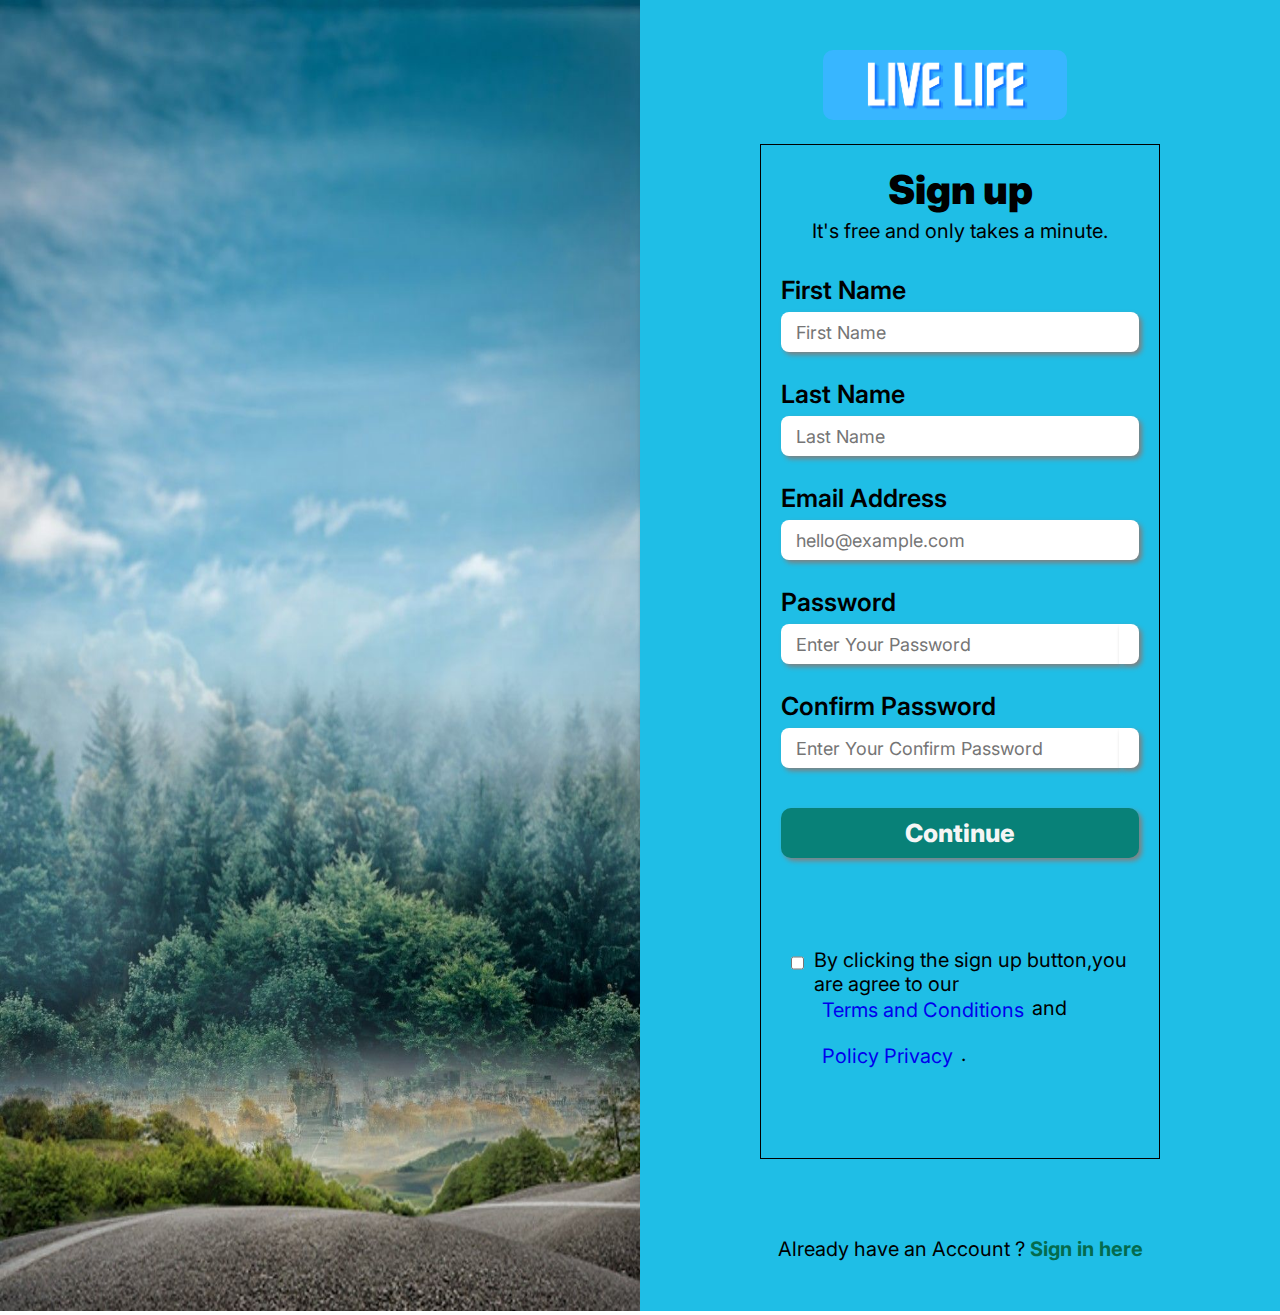
<file: signup.html>
<!DOCTYPE html>
<html lang="en">
  <head>
    <meta charset="UTF-8" />
    <meta http-equiv="X-UA-Compatible" content="IE=edge" />
    <meta name="viewport" content="width=device-width, initial-scale=1.0" />
    <title>E-Commerce Site</title>
    <link rel="stylesheet" href="style.css" />
    <link
      rel="stylesheet"
      href="https://cdnjs.cloudflare.com/ajax/libs/font-awesome/6.4.0/css/all.min.css"
      integrity="sha512-iecdLmaskl7CVkqkXNQ/ZH/XLlvWZOJyj7Yy7tcenmpD1ypASozpmT/E0iPtmFIB46ZmdtAc9eNBvH0H/ZpiBw=="
      crossorigin="anonymous"
      referrerpolicy="no-referrer"
    />
  </head>
  <body>
    <section id="login">
      <div class="login-img">
        <img src="image\login-img.jpg" alt="" />
      </div>
      <section id="user-login">
        <div class="logo">
          <img src="image\logo1.png" alt="" />
          <i class="fa-solid fa-xmark" onclick="goBack()"></i>
        </div>

        <section id="heading">
          <div class="heading">
            <h2>Sign up</h2>
            <p>It's free and only takes a minute.</p>
          </div>

          <div class="email">
            <p class="email-text">First Name</p>
            <input type="text" placeholder="First Name" />
          </div>

          <div class="email">
            <p class="email-text">Last Name</p>
            <input type="text" placeholder="Last Name" />
          </div>

          <div class="email">
            <p class="email-text">Email Address</p>
            <input type="email" placeholder="hello@example.com" />
          </div>

          <div class="password">
            <div>
              <p class="email-text">Password</p>
            </div>
            <div class="password-eye">
              <input
                type="password"
                placeholder="Enter Your Password"
                id="mypassword"
              />
              <span class="eye" onclick="myfunction()">
                <i id="hide1" class="fa-solid fa-eye"></i>
                <i id="hide2" class="fa-solid fa-eye-slash"></i>
              </span>
            </div>
          </div>

          <div class="confirm-password">
            <div>
              <p class="email-text">Confirm Password</p>
            </div>
            <div class="password-eye">
              <input
                type="password"
                placeholder="Enter Your Confirm Password"
                id="myconfirmpassword"
              />
              <span class="eye" onclick="mysfunction()">
                <i id="hide3" class="fa-solid fa-eye"></i>
                <i id="hide4" class="fa-solid fa-eye-slash"></i>
              </span>
            </div>
          </div>

          <div class="button">
            <button>Continue</button>
          </div>

          <div class="check-box-sign">
            <input type="checkbox" />
            <div class="checkbox-text">
              <p>By clicking the sign up button,you are agree to our <br>
                 <a href="#">Terms and Conditions</a> and <a href="#">Policy Privacy</a>.</p>
              </div>

          </div>

        
        </section>
        <div class="sign-up">
          <p>Already have an Account ?</p>
          <a href="user.html">Sign in here</a>
        </div>
      </section>
    </section>
    <script>
          function myfunction(){
              let x =document.getElementById("mypassword");
              let y =document.getElementById("hide1");
              let z =document.getElementById("hide2");

              if(x.type === "password"){
                  x.type = "text";
                  y.style.display = "block";
                  z.style.display = "none";
              }
              else{
                  x.type = "password";
                  y.style.display = "none";
                  z.style.display = "block";
              }
          }


          function mysfunction(){
              let x =document.getElementById("myconfirmpassword");
              let y =document.getElementById("hide3");
              let z =document.getElementById("hide4");

              if(x.type === "password"){
                  x.type = "text";
                  y.style.display = "block";
                  z.style.display = "none";
              }
              else{
                  x.type = "password";
                  y.style.display = "none";
                  z.style.display = "block";
              }
          }


          function goBack() {
        window.history.back();
      }

      </script
      <script src="script.js">
    </script>
   
</html>
</file>
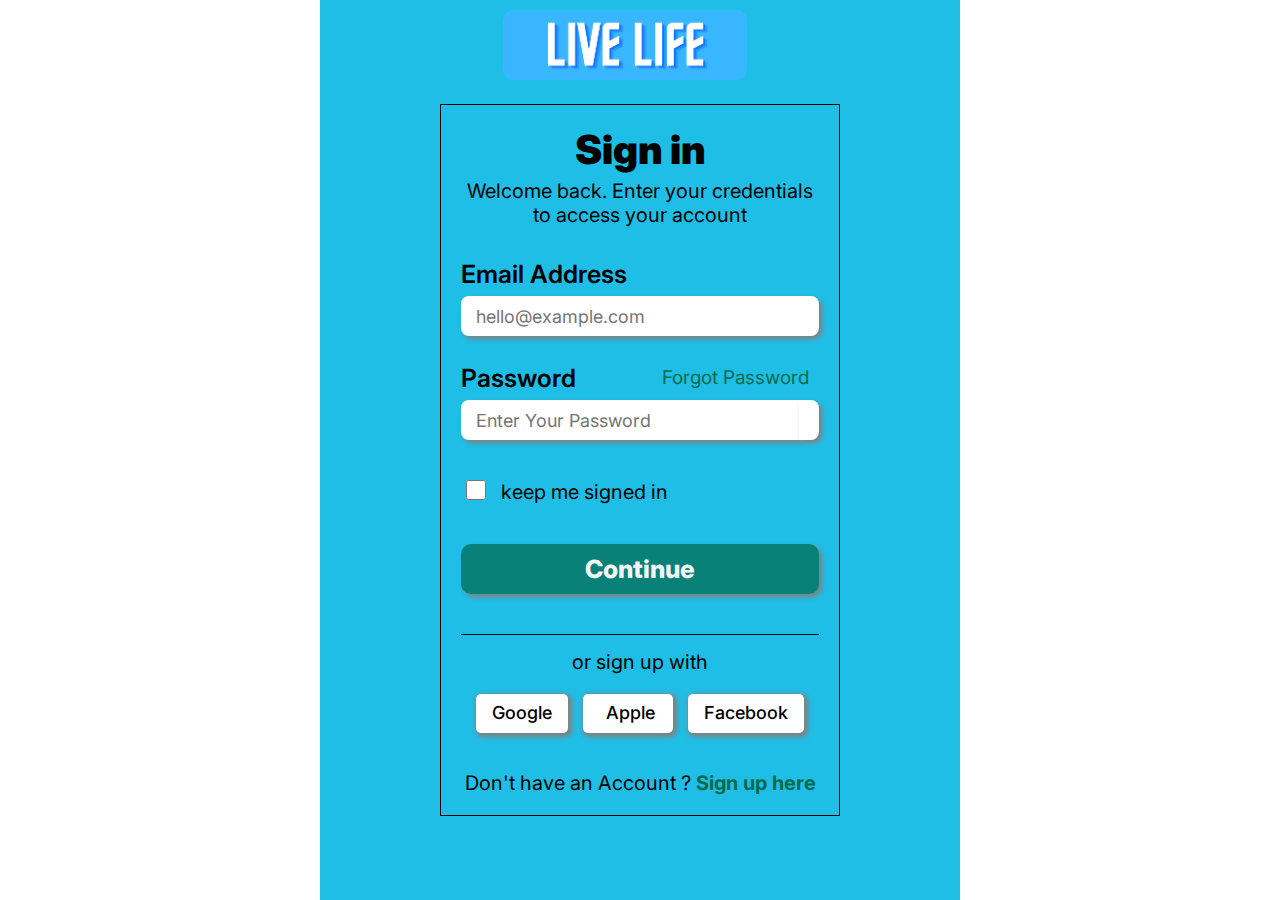
<file: user.html>
<!DOCTYPE html>
<html lang="en">
  <head>
    <meta charset="UTF-8" />
    <meta http-equiv="X-UA-Compatible" content="IE=edge" />
    <meta name="viewport" content="width=device-width, initial-scale=1.0" />
    <title>E-Commerce Site</title>
    <link rel="stylesheet" href="style.css" />
    <link
      rel="stylesheet"
      href="https://cdnjs.cloudflare.com/ajax/libs/font-awesome/6.4.0/css/all.min.css"
      integrity="sha512-iecdLmaskl7CVkqkXNQ/ZH/XLlvWZOJyj7Yy7tcenmpD1ypASozpmT/E0iPtmFIB46ZmdtAc9eNBvH0H/ZpiBw=="
      crossorigin="anonymous"
      referrerpolicy="no-referrer"
    />
  </head>
  <body>
    <section id="user">
      <div class="logo">
        <img src="image\logo1.png" alt="" />
        <i class="fa-solid fa-xmark" onclick="goToIndex()"></i>
      </div>

      <section id="heading">
        <div class="heading">
          <h2>Sign in</h2>
          <p>Welcome back. Enter your credentials to access your account</p>
        </div>

        <div class="email">
          <p class="email-text">Email Address</p>
          <input type="email" placeholder="hello@example.com" />
        </div>

        <div class="password">
          <div>
            <p class="email-text">Password</p>
            <a href="#">Forgot Password</a>
          </div>
          <div class="password-eye">
            <input
              type="password"
              placeholder="Enter Your Password"
              id="mypassword"
            />
            <span class="eye" onclick="myfunction()">
              <i id="hide1" class="fa-solid fa-eye"></i>
              <i id="hide2" class="fa-solid fa-eye-slash"></i>
            </span>
          </div>
        </div>

        <div class="check-box">
          <input type="checkbox" />
          <label for="check">keep me signed in</label>
        </div>

        <div class="button">
          <button>Continue</button>
        </div>

        <div class="buttom">
          <div class="buttom-text">
            <p>or sign up with</p>
          </div>

          <div class="social">
            <div class="social-box">
              <i class="fa-brands fa-google"></i>
              <p>Google</p>
            </div>
            <div class="social-box">
              <i class="fa-brands fa-apple"></i>
              <p>Apple</p>
            </div>
            <div class="social-box">
              <i class="fa-brands fa-facebook"></i>
              <p>Facebook</p>
            </div>
          </div>

          <div class="sign-up">
            <p>Don't have an Account ?</p>
            <a href="signup.html">Sign up here</a>
          </div>
        </div>
      </section>
    </section>
    <script>
              function myfunction(){
                  let x =document.getElementById("mypassword");
                  let y =document.getElementById("hide1");
                  let z =document.getElementById("hide2");

                  if(x.type === "password"){
                      x.type = "text";
                      y.style.display = "block";
                      z.style.display = "none";
                  }
                  else{
                      x.type = "password";
                      y.style.display = "none";
                      z.style.display = "block";
                  }
              }
              function goBack() {
        window.history.back();
      }
      function goToIndex() {
        window.location.href = "index.html";
      }

          </script
          <script src="script.js">
    </script>
  </body>
</html>
</file>
<file: style.css>
@import url("https://fonts.googleapis.com/css2?family=Inter&display=swap");

* {
  margin: 0;
  padding: 0;
  box-sizing: border-box;
  font-family: "Inter", sans-serif;
}

h3 {
  font-size: 40px;
  line-height: 54px;
}

h1 {
  font-size: 69px;
  line-height: 74px;
}

header {
  position: sticky;
  top: 0;
  left: 0;
  overflow: hidden;
  z-index: 999;
}
header .header {
  width: 100%;
  height: 100px;
  background-color: #1fbee6;
  display: grid;
  grid-template-columns: repeat(3, 1fr);
  align-items: center;
}

.logo img {
  height: 70px;
  border-radius: 10px;
}
header .header .search {
  background-color: white;
  height: 35px;
  box-shadow: 4px 4px 4px rgba(0, 0, 0, 0.2);
}
header .header .search div {
  display: flex;
  justify-content: space-between;
}
header .header .search i {
  font-size: 22px;
  background-color: white;
  padding: 7px 10px 0 0;
  opacity: 0.7;
  cursor: pointer;
}
header .header .search input {
  border: none;
  outline: none;
  padding: 5px 15px;
  font-size: 20px;
}
header .header .icons {
  text-align: right;
  padding: 0 30px;
}
header .header .icons a {
  font-size: 22px;
  padding: 0 10px;
  text-decoration: none;
  color: white;
  transition: 0.6s;
}
header .header .icons a:hover,
header .links a:hover {
  color: black;
}
header .links {
  background-color: #1fbee6;
  height: 0;
  transition: 0.6s;
  z-index: 999;
  text-align: center;
}
header .links a {
  display: block;
  color: white;
  text-decoration: none;
  font-size: 22px;
  padding: 20px;
}
header .showmylinks {
  height: 40vh;
}

#hero {
  height: 100%;
  width: 100%;
  background-size: cover;
  display: flex;
  flex-direction: column;
  align-items: flex-start;
  justify-content: center;
  position: relative;
}

.hero-text {
  position: absolute;
  display: flex;
  flex-direction: column;
  margin-top: 100px;
  padding: 40px;
  top: 50px;
}

#hero h1 span {
  color: rebeccapurple;
  font-size: 79px;
}

#hero-img {
  position: relative;
  margin: 0 auto;
  width: 98.77vw;
  height: 100vh;
  margin-bottom: 10px;
  object-fit: fill;
}

#hero h3 {
  padding-bottom: 15px;
}

#hero h1 {
  padding-bottom: 25px;
}

#hero button {
  background-color: rgb(99, 8, 84);
  width: 150px;
  border-radius: 50px;
  color: white;
  margin-top: 14px;
  padding: 14px;
  font-size: 20px;
  cursor: pointer;
}

#hero button:hover {
  background-color: #555;
}

#products {
  padding: 30px;
  background-color: #363030;
}

#products h3 {
  text-align: center;
  color: black;
  font-size: 40px;
  font-weight: 900;
}

.container {
  margin-top: 10px;
  display: flex;
  justify-content: space-between;
  flex-wrap: wrap;
}

#products .product {
  width: 26%;
  min-width: 20px;
  padding: 10px;
  box-shadow: 0 3px 5px #000;
  border: 5px solid white;
  border-radius: 25px;
  background-color: white;
  margin-top: 15px;
  cursor: pointer;
}

.product-flex {
  width: 50%;
}

.Buy-and-Cart {
  width: 50%;
}

.details {
  display: flex;
}

#products .container img {
  width: 20vw;
  height: 50vh;
  cursor: pointer;
}

#products .container img:hover {
  transform: scale(0.9);
}

.product-brand {
  margin-top: 5px;
  font-size: 20px;
  font-weight: bolder;
}
.product-description {
  margin-top: 5px;
  font-weight: 600;
  color: dimgray;
}

.product-price {
  margin-top: 5px;
  font-size: 30px;
  font-weight: bold;
}

.add-to-cart {
  border: 1px solid rgb(87, 187, 245);
  background-color: blue;
  border-radius: 50px;
  padding: 15px;
  font-size: 15px;
  font-weight: 800;
  color: #f5f5f5;
  margin-top: 10px;
  cursor: pointer;
  float: right;
}

.add-to-cart:hover {
  background-color: #555;
}

#services {
  width: 100%;
  height: 40vh;
  position: relative;
  top: 0;
  left: 0;
  margin-top: 10px;
  display: flex;
  flex-direction: column;
  align-items: center;
  align-content: center;
  text-align: center;
  vertical-align: middle;
}

#services .services-container {
  position: absolute;
  width: 80%;
  height: 70%;
  top: 48px;
  left: 140px;
  display: flex;
  flex-direction: column;
  justify-content: space-evenly;
  align-items: center;
  background-color: rgba(125, 125, 125, 0.5);
}

#services .services-container .repair-service {
  font-size: 20px;
  font-weight: 900;
  color: rgb(0, 0, 0);
  text-align: center;
}

#services .main-text {
  font-size: 50px;
  font-weight: 700;
  color: rgb(250, 242, 250);
  text-align: center;
}

#services .main-text span {
  color: black;
}

#services img {
  background-size: cover;
  width: 98.75vw;
  height: 40vh;
}

#services button {
  border: 1px solid rgb(87, 187, 245);
  background-color: blue;
  border-radius: 50px;
  padding: 15px;
  font-size: 15px;
  font-weight: 800;
  color: #f5f5f5;
  cursor: pointer;
}

#services button:hover {
  background-color: #555;
}

#new-arrival {
  padding: 30px;
  background-color: #8217ee;
  margin-top: 10px;
}

#new-arrival .new-collection {
  text-align: center;
  color: black;
  font-size: 40px;
  line-height: 54px;
  font-weight: 900;
}

#new-arrival .container {
  margin-top: 15px;
  display: flex;
  justify-content: space-between;
  flex-wrap: wrap;
}

#new-arrival .product {
  width: 26%;
  padding: 10px;
  margin-bottom: 20px;
  box-shadow: 0 3px 5px #000;
  border: 5px solid white;
  border-radius: 25px;
  background-color: white;
  margin-top: 30px;
  cursor: pointer;
}

#new-arrival .product-flex,
.Buy-and-Cart {
  width: 50%;
}

#new-arrival .details {
  display: flex;
}

#new-arrival .container img {
  width: 20vw;
  height: 50vh;
}
#new-arrival .container img:hover {
  transform: scale(0.9);
}

#new-arrival .product-brand {
  margin-top: 5px;
  font-size: 20px;
  font-weight: bolder;
}

#banner-row {
  margin: 10px;
  display: flex;
  flex-wrap: wrap;
  justify-content: space-between;
}

#banner-row .banner {
  flex-basis: 49%;
  position: relative;
  text-align: center;
}

#banner-row .banner img {
  display: block;
  width: 100%;
  height: 60vh;
}

#banner-row .banner-text {
  position: absolute;
  top: 80px;
  left: 80px;
  width: 80%;
  height: 70%;
  display: flex;
  flex-direction: column;
  justify-content: space-evenly;
  align-items: center;
  background-color: rgba(125, 125, 125, 0.6);
}

#banner-row .banner-text .banner-text-1 {
  font-size: 50px;
  font-weight: 900;
  color: rgb(41, 37, 37);
}

#banner-row .banner-text p {
  font-size: 30px;
  font-weight: 700;
  color: rgb(231, 172, 9);
}

#banner-row .banner-text button {
  border: 1px solid rgb(87, 187, 245);
  background-color: blue;
  border-radius: 50px;
  padding: 15px;
  font-size: 15px;
  font-weight: 800;
  color: #f5f5f5;
  cursor: pointer;
}
#banner-row .banner-text button:hover {
  background-color: #555;
}

#banner-3 {
  margin: 10px;
  display: flex;
  flex-wrap: wrap;
  justify-content: space-between;
}

#banner-3 .banner {
  flex-basis: 32%;
  position: relative;
  text-align: center;
}

#banner-3 .banner img {
  display: block;
  width: 100%;
  height: 40vh;
}
#banner-3 .banner-text {
  position: absolute;
  top: 50px;
  left: 50px;
  width: 80%;
  height: 70%;
  display: flex;
  flex-direction: column;
  justify-content: space-evenly;
  align-items: center;
  background-color: rgba(125, 125, 125, 0.6);
}

#banner-3 .banner-text .banner-text-1 {
  font-size: 37px;
  font-weight: 700;
  color: rgb(11, 1, 12);
}

#banner-3 .banner-text .banner-text-2 {
  font-size: 30px;
  font-weight: 500;
  color: rgb(23, 8, 155);
}

#sign-up {
  margin-top: 10px;
  display: flex;
  justify-content: space-between;
  flex-wrap: wrap;
  background-color: rgb(17, 0, 255);
  width: 100%;
  height: 20vh;
  align-items: center;
  padding: 0 40px;
}

#sign-up .banner-text-1 {
  font-size: 40px;
  font-weight: 700;
  color: #fff;
}

#sign-up .banner-text-2 {
  font-size: 25px;
  font-weight: 500;
  color: #fff;
}
#sign-up .banner-text-2 span {
  color: rgb(234, 238, 4);
}

#sign-up .sign-up-form {
  display: flex;
  margin-bottom: 10px;
}

#sign-up .sign-up-form input {
  padding-left: 20px;
  width: 30vw;
  height: 6.5vh;
  font-size: 18px;
  font-weight: 700;
  border-top-right-radius: 0;
  border-bottom-right-radius: 0;
  outline: none;
}

#sign-up .sign-up-form button {
  border: 1px solid rgb(76, 218, 135);
  background-color: rgb(76, 218, 135);
  border-radius: 4px;
  padding: 15px;
  font-size: 15px;
  font-weight: 800;
  color: #f5f5f5;
  cursor: pointer;
  border-top-left-radius: 0;
  border-bottom-left-radius: 0;
}

#sign-up .sign-up-form button:hover {
  background-color: #555;
}

footer {
  margin: 5% 6%;
  display: flex;
  flex-wrap: wrap;
  justify-content: space-between;
}

footer .logo {
  font-size: 30px;
  font-weight: 900;
  text-shadow: 2px 2px rgb(125, 228, 235);
}

footer .logo span {
  font-size: 60px;
  font-weight: 900;
  text-shadow: 4px 4px rgb(98, 253, 106);
  color: rgb(255, 19, 216);
}

footer .contact {
  margin-top: 25px;
  margin-bottom: 25px;
  font-size: 30px;
  font-weight: 600;
}

footer .ions {
  font-size: 23px;
  font-weight: 600;
  cursor: pointer;
}

footer .column-1 p {
  display: flex;
  font-size: 20px;
}

footer .column-2,
.column-3,
a {
  padding-top: 8px;
  display: flex;
  flex-direction: column;
  font-size: 20px;
  text-decoration: none;
}

footer .install-text {
  font-size: 20px;
}

footer .install .store-img img {
  width: 20vw;
  height: 20vh;
}
footer .copyright {
  padding: 5% 36%;
  font-size: 20px;
  font-weight: 700;
}

/* ----------- Shop CSS --------- */

#shop-hero {
  position: relative;
  display: flex;
  justify-content: center;
  margin-bottom: 10px;
}
#shop-hero img {
  width: 100%;
  height: 50vh;
  background-size: cover;
}
#shop-hero .hero-text {
  position: absolute;
  display: flex;
  justify-content: center;
  align-items: center;
  top: 0;
  color: #fff;
}
#shop-hero .hero-text .hero-text-1 {
  font-size: 60px;
  font-weight: 700;
}
#shop-hero .hero-text p {
  padding-top: 5px;
  font-size: 30px;
  font-weight: 500;
}

#products,
#new-arrival {
  background-color: #d3bfbf;
}

#pagination {
  margin: 60px;
  display: flex;
  justify-content: center;
  align-items: center;
}
#pagination a {
  text-decoration: none;
  background-color: #088178;
  padding: 15px 20px;
  border-radius: 4px;
  color: #fff;
  font-weight: 600;
  margin-left: 5px;
}
#pagination a i {
  font-size: 24px;
  font-weight: 600;
}

/* ----------- Sproducts CSS --------- */
#prodetails {
  background-color: #088178;
  display: flex;
}
#prodetails .single-pro-img {
  margin: 15px 70px;
  width: 30%;
}
#big-img {
  margin: 10px 0;
  cursor: pointer;
}
.small-group-img {
  display: flex;
  justify-content: space-between;
}
.small-group-img .small-img {
  flex-basis: 24%;
  cursor: pointer;
  margin-bottom: 10px;
}
#prodetails .single-pro-details {
  width: 50%;
  margin-top: 20px;
}
.single-pro-details .home {
  margin-top: 20px;
  font-size: 25px;
  font-weight: 600;
}
.single-pro-details .men {
  font-size: 40px;
  font-weight: 600;
  margin-top: 20px;
}
.single-pro-details .price {
  font-size: 55px;
  font-weight: 600;
  margin-top: 20px;
}
.single-pro-details select {
  margin-top: 20px;
  display: block;
  padding: 3px;
  font-size: 16px;
  outline: none;
  cursor: pointer;
}
.single-pro-details input {
  margin-top: 20px;
  width: 50px;
  font-size: 16px;
  display: block;
  padding: 3px 10px;
  outline: none;
}
.single-pro-details button {
  margin-top: 20px;
  border: 1px solid rgb(87, 187, 245);
  background-color: blue;
  border-radius: 50px;
  padding: 15px 20px;
  font-size: 15px;
  font-weight: 800;
  color: #f5f5f5;
  cursor: pointer;
}
.single-pro-details button:hover {
  background-color: grey;
}
.single-pro-details .productheading {
  font-size: 27px;
  font-weight: 700;
  margin-top: 20px;
}
.single-pro-details .descrition {
  font-size: 20px;
  margin: 20px 0;
}

/* ----------- BLOG CSS --------- */
#shop-hero .blog-img {
  height: 45vh;
}

#blog {
  padding: 130px 130px 0 130px;
}
#blog .blog-box {
  display: flex;
  align-items: center;
  width: 100%;
  position: relative;
  padding-bottom: 100px;
}
#blog .blog-img {
  width: 50%;
  margin-right: 30px;
}
#blog img {
  width: 90%;
}
#blog .blog-details {
  width: 50%;
}
#blog .blog-details-text1 {
  font-size: 40px;
  font-weight: 900;
  padding-bottom: 20px;
}
#blog .blog-details-text2 {
  font-size: 20px;
  font-weight: 500;
  padding-bottom: 20px;
}
#blog .blog-details a {
  text-decoration: none;
  color: black;
  font-weight: 700;
  position: relative;
  transition: 0.3s;
}
#blog .blog-details a::after {
  content: "";
  width: 70px;
  height: 1px;
  background-color: black;
  position: absolute;
  top: 20px;
  right: 420px;
}
#blog .blog-details a:hover {
  color: #088178;
}
#blog .blog-details a:hover::after {
  background-color: #088178;
}
#blog .blog-box h1 {
  position: absolute;
  top: -55px;
  color: gray;
  font-size: 90px;
  font-weight: 900;
  z-index: -9;
}

/* ----------- About CSS --------- */
#shop-hero .about-img {
  height: 40vh;
}
#about {
  padding: 50px 50px 0 50px;
  width: 100%;
  display: flex;
}
#about img {
  margin-right: 40px;
  background-size: cover;
  width: 100%;
  height: 60vh;
}
#about .about-text .about-text1 {
  font-size: 60px;
  font-weight: 900;
  padding: 30px 0;
}
#about .about-text .about-text2 {
  font-size: 25px;
  font-weight: 400;
  padding-bottom: 20px;
}
#about .about-text abbr {
  font-size: 18px;
  font-weight: 400;
}
#about-app .video iframe {
  padding-left: 40px;
  width: 70vw;
  height: 70vh;
}
#about-app .about-app-text-1 {
  display: flex;
  justify-content: center;
  align-items: center;
  font-size: 60px;
  font-weight: 900;
  padding-top: 70px;
}
#about-app .about-app-text-1 a {
  font-size: 60px;
  font-weight: 900;
  padding-left: 10px;
  text-decoration: underline;
}
#about-app .video {
  width: 70%;
  margin: 30px auto 20px auto;
}
#about-app .video video {
  width: 100%;
  border-radius: 20px;
}

/* ----------- Contact CSS --------- */

#shop-hero .contact-img {
  height: 40vh;
}
#contact {
  padding: 50px;
  width: 100%;
  display: flex;
  justify-content: space-between;
}
#contact .contact-text {
  width: 40%;
}
#contact .contact-text .contact-text-1,
#contact-form form .contact-text-1 {
  font-size: 20px;
  padding: 30px 0 0 0;
}
#contact .contact-text .contact-text-2,
#contact-form form .contact-text-2 {
  font-size: 35px;
  font-weight: 900;
  padding: 30px 0 0 0;
}
#contact .contact-text .contact-text-3 {
  font-size: 20px;
  font-weight: 900;
  padding: 30px 0 20px 0;
}
#contact .contact-text li {
  list-style: none;
  display: flex;
  padding: 10px 0;
}
#contact .contact-text li i {
  padding: 0 10px;
  font-size: 20px;
}
#contact .contact-text li p {
  padding: 0 10px;
  font-size: 18px;
}
#contact .map {
  width: 55%;
}
#contact .map iframe {
  width: 100%;
}

#contact-form {
  display: flex;
  justify-content: space-between;
  margin: 30px;
  padding: 50px;
  border: 1px solid black;
}
#contact-form form {
  width: 65%;
  display: flex;
  flex-direction: column;
  align-items: flex-start;
}
#contact-form form input,
#contact-form form textarea {
  width: 100%;
  border: 1px solid gray;
  margin-top: 20px;
  font-size: 18px;
  font-weight: 400;
  padding: 2px 10px;
}
#contact-form form button {
  margin-top: 20px;
  border: 1px solid rgb(87, 187, 245);
  background-color: blue;
  border-radius: 50px;
  padding: 15px 25px;
  font-size: 15px;
  font-weight: 800;
  color: #f5f5f5;
  cursor: pointer;
}
#contact-form form button:hover {
  background-color: grey;
}

#contact-form,
#contact-form .contact-people div {
  display: flex;
}
#contact-form .contact-people {
  width: 40%;
  margin-top: 100px;
  margin-left: 200px;
}
#contact-form .contact-people div img {
  width: 22%;
  border-radius: 500px;
  margin-bottom: 70px;
}
#contact-form .contact-people div .contact-people-text1 span {
  font-size: 28px;
  font-weight: 600;
  padding: 30px 0;
}
#contact-form .contact-people div .contact-people-text1 {
  font-size: 18px;
  padding: 30px 20px;
}

/* ----------- Cart CSS --------- */

#cart table {
  margin: 60px;
  width: 95%;
  border-collapse: collapse;
  table-layout: fixed;
  white-space: nowrap;
}
#cart table img {
  width: 30%;
}
#cart table td:nth-child(1) {
  width: 100px;
  text-align: center;
}
#cart table td:nth-child(2) {
  width: 150px;
  text-align: center;
}
#cart table td:nth-child(3) {
  width: 250px;
  text-align: center;
}
#cart table td:nth-child(4),
#cart table td:nth-child(5),
#cart table td:nth-child(6) {
  width: 150px;
  text-align: center;
}
#cart table td:nth-child(5) input {
  width: 60px;
  padding: 6px;
  font-size: 18px;
}
#cart table thead {
  background-color: #8b8686;
  border: 1px solid #e1e1e9;
  border-left: none;
  border-right: none;
}
#cart table thead td {
  font-size: 18px;
  font-weight: 700;
  padding: 10px 0;
  text-transform: uppercase;
}
#cart table tbody tr td {
  padding-top: 15px;
}
#cart table tbody td {
  font-size: 18px;
}

#cart-add {
  margin: 120px;
  display: flex;
  justify-content: space-between;
  flex-wrap: wrap;
}
#cart-add .apply-coupon {
  width: 50%;
}
#cart-add .apply-coupon .cart-add-text {
  font-size: 28px;
  font-weight: 600;
  padding: 10px 0;
}
#cart-add .apply-coupon div input {
  margin-top: 10px;
  width: 70%;
  font-size: 18px;
  padding: 12px 25px;
}
#cart-add .apply-coupon div button {
  border: 1px solid #088178;
  background-color: #088178;
  border-radius: 5px;
  padding: 14px 25px;
  font-size: 17px;
  font-weight: 800;
  color: #f5f5f5;
  cursor: pointer;
}
#cart-add .apply-coupon div button:hover {
  background-color: grey;
}

#cart-add .cart-total {
  margin-top: 40px;
  width: 45%;
  border: 1px solid #2a2a2b;
  padding: 0 30px 30px 40px;
}
#cart-add .cart-total .cart-add-text {
  font-size: 28px;
  font-weight: 600;
  padding: 30px 0;
}
#cart-add .cart-total table {
  border-collapse: collapse;
  width: 100%;
}
#cart-add .cart-total table td {
  font-size: 18px;
  width: 50%;
  border: 1px solid #726f6f;
  padding: 10px;
}
#cart-add .cart-total button {
  margin-top: 20px;
  border: 1px solid #088178;
  background-color: #088178;
  border-radius: 5px;
  padding: 14px 25px;
  font-size: 17px;
  font-weight: 800;
  color: #f5f5f5;
  cursor: pointer;
}
#cart-add .cart-total button:hover {
  background-color: grey;
}

/* ----------- User CSS --------- */

#user {
  margin: 0 25%;
  padding: 10px 0;
  display: flex;
  flex-direction: column;
  width: 50vw;
  height: 100vh;
  background-color: #1fbee6;
}
.logo{
  text-align: center;
}
#user .logo i,
#login #user-login .logo i {
  float: right;
  padding: 20px 30px 0 0;
  font-size: 25px;
  font-weight: 900;
}
#user .logo i:hover,
#login #user-login .logo i:hover {
  color: white;
}
#heading {
  border: 1px solid black;
  margin: 20px 120px;
  padding: 20px;
  text-align: center;
  box-shadow: 5px 5px 5px 5px solid black;
  top: 0;
  left: 50px;
}
#heading .heading h2 {
  font-size: 40px;
  font-weight: 900;
}
#heading .heading p {
  font-size: 20px;
  padding: 5px 0;
}
#heading .email,
#heading .password,
#heading .confirm-password {
  margin-top: 20px;
}
#heading .email .email-text,
#heading .password .email-text,
#heading .confirm-password .email-text {
  font-size: 25px;
  font-weight: 600;
  padding: 7px 0;
  text-align: left;
}
#heading .email input {
  width: 100%;
  height: 40px;
  border-radius: 8px;
  outline-color: #555;
  padding: 5px 15px;
  font-size: 18px;
  outline: none;
  border: none;
  box-shadow: 3px 3px 5px 0 grey;
}
#heading .password div {
  display: flex;
  justify-content: space-between;
}
#heading .password div a {
  padding: 10px;
  font-size: 19px;
  color: #046b4e;
}
#heading .password input,
#heading .confirm-password input {
  width: 100%;
  height: 40px;
  border-radius: 8px;
  border-top-right-radius: 0;
  border-bottom-right-radius: 0;
  outline-color: #555;
  padding: 5px 15px;
  font-size: 18px;
  outline: none;
  border: none;
  box-shadow: 3px 3px 5px 0 grey;
}
#heading .password .password-eye,
#heading .confirm-password .password-eye {
  display: flex;
  justify-content: flex-start;
}
#heading .password .eye,
#heading .confirm-password .eye {
  border-radius: 8px;
  border-top-left-radius: 0;
  border-bottom-left-radius: 0;
  outline-color: #555;
  padding: 9px 10px;
  font-size: 18px;
  outline: none;
  border: none;
  box-shadow: 3px 3px 5px 0 grey;
  background-color: white;
  cursor: pointer;
}
#heading .password .eye #hide1,
#heading .confirm-password .eye #hide3 {
  display: none;
}
#heading .check-box,
#heading .check-box-sign {
  margin-top: 40px;
  display: flex;
}
#heading .check-box input[type="checkbox"] {
  width: 30px;
  height: 20px;
  cursor: pointer;
  display: flex;
  justify-content: center;
  align-items: center;
}
#heading .check-box label:hover,
#heading .password div a:hover,
#heading .sign-up a:hover {
  color: white;
}
#heading .check-box label {
  font-size: 20px;
  font-weight: 400;
  padding: 0 10px;
}
#heading .button button {
  width: 100%;
  margin-top: 40px;
  background-color: #088178;
  border-radius: 10px;
  padding: 10px 50px;
  font-size: 25px;
  font-weight: 800;
  color: #f5f5f5;
  cursor: pointer;
  outline: none;
  border: none;
  box-shadow: 3px 3px 5px 0 grey;
}
#heading .button button:hover {
  background-color: #555;
}
#heading .buttom .buttom-text {
  margin-top: 40px;
  border-top: 1px solid black;
}
#heading .buttom .buttom-text p {
  margin-top: 15px;
  font-size: 20px;
}
#heading .social {
  margin-top: 20px;
  display: flex;
  justify-content: space-evenly;
}
#heading .social-box {
  width: 100%;
  flex-basis: 25%;
  display: flex;
  justify-content: space-around;
  background-color: white;
  box-shadow: 2px 2px 5px 2px grey;
  border-radius: 5px;
}
#heading .social-box i {
  font-size: 25px;
  font-weight: 800;
  padding: 8px 8px 0 8px;
}
#heading .social-box p {
  font-size: 18px;
  font-weight: 500;
  padding: 8px 16px 10px 0;
}
#heading .sign-up {
  margin-top: 30px;
  display: flex;
  justify-content: center;
}
#heading .sign-up p,
#user-login .sign-up p {
  margin: 8px 5px 0 0;
  font-size: 20px;
}
#heading .sign-up a,
#user-login .sign-up a {
  font-weight: 700;
  color: #046b4e;
}
/* ----------- Sign in CSS --------- */

#login {
  width: 100%;
  display: flex;
}
#login .login-img {
  width: 50%;
}
#login .login-img img {
  width: 100%;
  height: 100%;
}
#user-login {
  padding: 50px 0;
  width: 50%;
  margin: 0;
  background-color: #1fbee6;
}
#heading .check-box-sign input[type="checkbox"] {
  width: 30px;
  height: 20px;
  cursor: pointer;
  display: flex;
  margin: 55px 10px;
}
#heading .check-box-sign .checkbox-text p {
  font-size: 20px;
  padding: 50px 8px 50px 0;
  font-weight: 400;
  text-align: start;
  display: flex;
  flex-wrap: wrap;
}
#heading .check-box-sign .checkbox-text a {
  padding: 0px 8px 20px 8px;
  margin-top: 2px;
}
#user-login .sign-up {
  margin-top: 70px;
  display: flex;
  justify-content: center;
}
#user-login .sign-up a:hover {
  color: white;
}

/*----- Now, making it resposive;------ */

@media (max-width: 800px){ 

  header .header .icons a {
    padding: 0 5px;
  }

  .logo img {
    margin-right: 0;
    }
  #products .container {
    display: flex;
    justify-content: space-between;
  }
  #products .container .product {
    width: 48%;
  }
  #products .container .product img {
    width: 100%;
  }

  #services .services-container {
    top: 60px;
    left: 75px;
  }

  #new-arrival .container {
    display: flex;
    justify-content: space-evenly;
  }
  #new-arrival .container .product {
    width: 48%;
  }
  #new-arrival .container .product img {
    width: 100%;
  }

  #banner-row .banner img {
    height: 45vh;
  }
  #banner-row .banner-text {
    left: 35px;
    top: 45px;
  }
  #banner-row .banner .banner-text-1 {
    font-size: 40px;
  }
  #banner-row .banner p {
    font-size: 25px;
  }
  #banner-row .banner button {
    font-size: 15px;
  }

  #banner-3 .banner img {
    height: 35vh;
  }
  #banner-3 .banner-text {
    left: 27px;
  }
  #banner-3 .banner-text .banner-text-1 {
    font-size: 30px;
  }
  #banner-3 .banner-text .banner-text-2 {
    font-size: 22px;
  }

  #sign-up .banner-text-1 {
    font-size: 30px;
  }
  #sign-up .banner-text-2 {
    font-size: 22px;
  }
  #sign-up .sign-up-form input {
    width: 70vw;
  }
  #sign-up .sign-up-form button {
    height: 6.5vh;
  }

  footer .install .store-img img {
    width: 25vw;
  }
  footer .install .payment-img img {
    width: 35vw;
    height: 6vh;
  }

  #shop-hero .hero-text .hero-text-1 {
    font-size: 50px;
    font-weight: 700;
  }
  #shop-hero .hero-text p {
    font-size: 25px;
    font-weight: 500;
  }

  /*------- Blog CSS-------
   @media (max-width: 800px)*/
  #shop-hero .blog-img {
    height: 40vh;
  }
  #blog {
    padding: 100px 60px 0 50px;
  }
  #blog .blog-box {
    padding-bottom: 100px;
  }
  #blog .blog-img {
    margin-right: 30px;
  }
  #blog img {
    width: 100%;
  }
  #blog .blog-details-text1 {
    font-size: 30px;
    padding-bottom: 10px;
  }
  #blog .blog-details-text2 {
    font-size: 16px;
    padding-bottom: 10px;
  }
  #blog .blog-details a {
    font-size: 17px;
  }
  #blog .blog-details a::after {
    top: 17px;
    right: 75px;
  }
  #blog .blog-box h1 {
    top: -53px;
    font-size: 70px;
  }

  /*----- about Page ------
  @media (max-width: 800px)*/

  #about {
    display: flex;
    flex-direction: column;
  }
  #about-app .video {
    width: 90%;
  }

  /*------- Contact Page -------
   @media (max-width: 800px)*/

  #contact {
    padding: 25px;
  }
  #contact .contact-text .contact-text-1,
  #contact-form form .contact-text-1 {
    font-size: 18px;
    padding: 20px 0 0 0;
  }
  #contact .contact-text .contact-text-2,
  #contact-form form .contact-text-2 {
    font-size: 28px;
  }
  #contact .contact-text .contact-text-3 {
    font-size: 18px;
  }
  #contact .map iframe {
    width: 90%;
  }

  #contact-form {
    margin: 10px;
    padding: 30px;
  }
  #contact-form form {
    width: 52%;
  }
  #contact-form .contact-people {
    width: 42%;
    margin-top: 50px;
    margin-left: 50px;
  }
  #contact-form .contact-people div img {
    width: 40%;
    border-radius: 500px;
    margin-bottom: 50px;
  }
  #contact-form .contact-people div .contact-people-text1 span {
    font-size: 20px;
  }
  #contact-form .contact-people div .contact-people-text1 {
    font-size: 15px;
    padding: 10px;
  }

  /*------- Cart CSS-------
   @media (max-width: 800px)*/

  #cart {
    overflow-x: auto;
  }
  #cart-add {
    margin: 50px 20px 0 0;
    width: 99%;
  }
  #cart-add .apply-coupon {
    width: 46%;
    margin-left: 10px;
  }
  #cart-add .cart-total {
    margin-top: 40px 0 0 0;
    width: 50%;
    padding: 0 10px;
  }
  #cart-add .cart-total div button{
    margin-bottom: 10px;
  }

  /*------- user CSS-------
   @media (max-width: 800px)*/
  #user {
    margin: 0;
    width: 100vw;
  }
  #heading {
    margin: 0 80px;
  }

  /*------- signup CSS-------
   @media (max-width: 800px)*/

  #login .login-img {
    width: 0%;
  }
  #user-login {
    width: 100%;
    padding: 20px 0;
  }
  #heading .button button {
    margin-top: 50px;
  }
  #heading .check-box-sign input[type="checkbox"] {
    margin: 44px 10px;
  }
  #heading .check-box-sign .checkbox-text p {
    padding: 40px 8px 30px 0;
  }
  #heading .check-box-sign .checkbox-text a {
    padding: 0px 8px 20px 8px;
  }
  #user-login .sign-up {
    margin-top: 50px;
  }




}  
@media (max-width: 400px) {
  header .header {
    grid-template-columns: auto auto;
    padding: 10px 5px;
    height: auto;
  }
  .logo img {
    height: 60px;
    margin-right: 0;
  }
  header .header .search {
    grid-row: 2;
    grid-column: 2;
    grid-column: 1 / span 2;
    padding: 0 5px;
  }
  header .header .icons {
    padding: 0 10px;
  }

  #hero-img {
    margin-bottom: 5px;
  }

  #products .container .product {
    width: 100%;
  }
  #products h3 {
    font-size: 35px;
  }

  #services .services-container {
    top: 40px;
    left: 45px;
  }
  #services .main-text {
    font-size: 40px;
  }

  #new-arrival .container .product {
    width: 100%;
  }
  #new-arrival .new-collection {
    font-size: 35px;
  }

  #banner-row .banner {
    flex-basis: 100%;
    margin-bottom: 6px;
  }
  #banner-row .banner img {
    height: 50vh;
  }

  #banner-3 .banner-text {
    top: 30px;
  }
  #banner-3 .banner {
    flex-basis: 100%;
    margin-bottom: 6px;
  }
  #banner-3 .banner img {
    height: 30vh;
  }

  #sign-up {
    height: 23vh;
  }
  #sign-up .banner-text-1 {
    font-size: 25px;
    margin-bottom: 7px;
  }
  #sign-up .banner-text-2 {
    font-size: 18px;
    margin-bottom: 5px;
  }
  #sign-up .sign-up-form input {
    width: 60vw;
  }
  #sign-up .sign-up-form button {
    padding: 5px;
  }

  footer .contact {
    font-size: 25px;
    margin-bottom: 15px;
  }
  footer .install .store-img img {
    width: 50vw;
  }
  footer .install .payment-img img {
    width: 62vw;
    height: 7vh;
  }
  footer .copyright {
    padding: 5% 20%;
  }

  /*------ Shop Page -------
  @media (max-width: 400px)*/

  #shop-hero img {
    height: 35vh;
  }
  #shop-hero .hero-text .hero-text-1 {
    font-size: 35px;
    font-weight: 900;
  }
  #shop-hero .hero-text p {
    margin-left: 38px;
    font-size: 18px;
    font-weight: 700;
  }

  #pagination a {
    padding: 10px 15px;
    font-weight: 400;
    margin-left: 5px;
  }

  /*----- Single Product Page ---
  @media (max-width: 400px)*/

  #prodetails .single-pro-img {
    margin: 0;
    padding: 10px;
    width: 100%;
  }
  #prodetails .single-pro-details {
    padding: 20px;
    width: 100%;
  }

  #prodetails {
    display: flex;
    flex-direction: column;
  }

  /* ------- Blog Page ------
   @media (max-width: 400px)*/

  #shop-hero .blog-img {
    height: 35vh;
  }
  #shop-hero .hero-text {
    top: -40px;
  }
  #blog {
    padding: 100px 20px 0 20px;
  }
  #blog .blog-box {
    display: flex;
    flex-direction: column;
    align-items: flex-start;
  }
  #blog .blog-box {
    padding-bottom: 100px;
  }
  #blog .blog-img {
    width: 100%;
    margin-right: 0px;
    margin-bottom: 25px;
  }
  #blog img {
    width: 90%;
  }
  #blog .blog-details {
    width: 100%;
  }
  #blog .blog-details-text1 {
    font-size: 30px;
    padding-bottom: 10px;
  }
  #blog .blog-details-text2 {
    font-size: 15px;
    padding-bottom: 10px;
  }

  #blog .blog-details a::after {
    top: 17px;
    right: 95px;
  }

  /* -----about Page -------
  @media (max-width: 400px)*/
  #shop-hero .about-img {
    height: 35vh;
  }
  #about {
    padding: 40px 20px 0 20px;
    display: flex;
    flex-direction: column;
  }
  #about img {
    height: 40vh;
  }
  #about .about-text .about-text1 {
    font-size: 45px;
    padding: 20px 0;
  }
  #about .about-text .about-text2 {
    font-size: 20px;
  }
  #about-app .about-app-text-1 {
    font-size: 35px;
    padding-top: 50px;
  }
  #about-app .about-app-text-1 a {
    font-size: 35px;
    padding-left: 5px;
  }
  #about-app .video {
    width: 90%;
  }

  /* -----Contact Page -------
  @media (max-width: 400px)*/

  #shop-hero .contact-img {
    height: 35vh;
  }
  #contact {
    padding: 10px;
    flex-direction: column;
  }
  #contact .contact-text {
    width: 100%;
    margin-bottom: 30px;
  }
  #contact .map {
    width: 100%;
    padding-left: 20px;
    margin-bottom: 30px;
  }
  #contact-form {
    margin: 10px;
    padding: 30px 10px;
    flex-wrap: wrap;
  }
  #contact-form form {
    width: 100%;
  }
  #contact-form .contact-people div img {
    width: 70%;
    margin-right: 10px;
    margin-bottom: 50px;
  }

  /*------ Cart Page -------
  @media (max-width: 400px)*/
  #cart table {
    margin: 40px;
    width: 100%;
  }
  #cart-add {
    flex-direction: column;
    width: 95%;
  }
  #cart-add .apply-coupon {
    width: 100%;
  }
  #cart-add .cart-total {
    width: 98%;
    margin-left: 10px;
  }

  /*------- user CSS-------
   @media (max-width: 400px)*/
  #user {
    margin: 0;
    width: 100vw;
  }
  #heading {
    margin: 0;
    border: none;
  }
  #heading .social-box i {
    font-size: 20px;
    padding: 8px 4px 0 8px;
  }
  #heading .social-box p {
    padding: 8px 4px 8px 4px;
  }
  #cart-add .cart-total div button{
    margin-bottom: 10px;
  }

  /*------- signup CSS-------
   @media (max-width: 400px)*/

  #heading .check-box-sign input[type="checkbox"] {
    margin: 35px 10px;
    width: 50px;
    height: 30px;
  }
  #heading .check-box-sign .checkbox-text p {
    padding: 40px 8px 0px 0;
  }
  #heading .check-box-sign .checkbox-text a {
    padding: 0px 8px 0px 8px;
  }
  #user-login .sign-up {
    margin: 10px 0 20px 0;
  }
}
</file>
